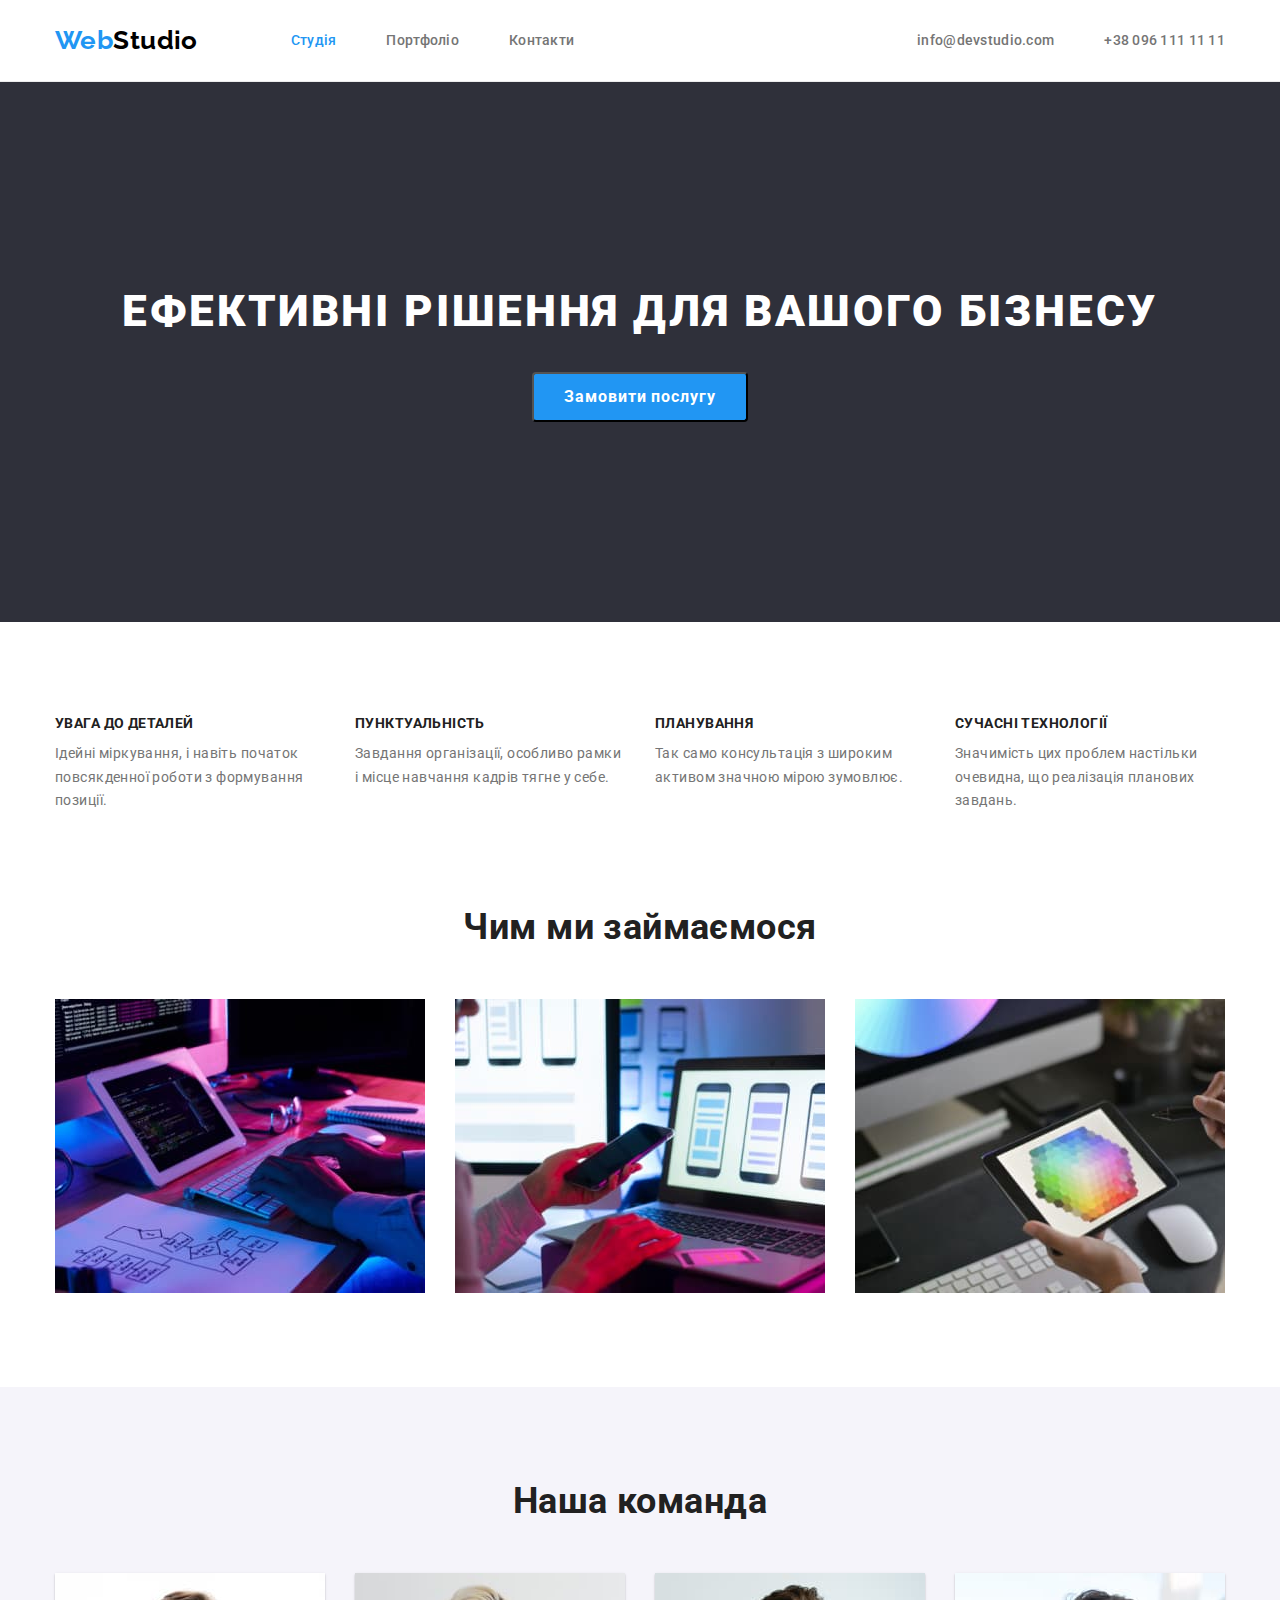
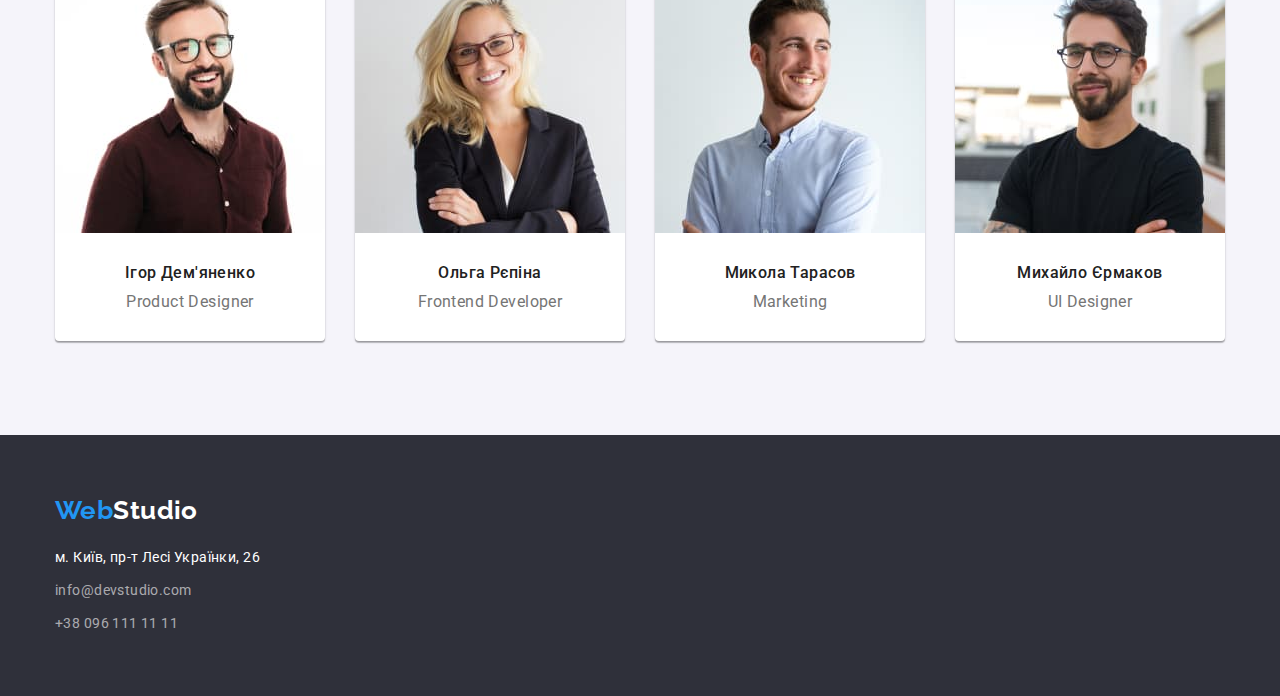
<file: index.html>
<!DOCTYPE html>
<html lang="uk">
  <head>
    <meta charset="UTF-8" >
    <meta http-equiv="X-UA-Compatible" content="IE=edge" >
    <meta name="viewport" content="width=device-width, initial-scale=1.0" >
    <link href="https://fonts.googleapis.com/css2?family=Raleway:wght@700&family=Roboto:wght@400;500;700;900&display=swap"
      rel="stylesheet">
    <title>Document</title>
    <link rel="stylesheet" href="https://cdnjs.cloudflare.com/ajax/libs/modern-normalize/1.1.0/modern-normalize.min.css">
    <link rel="stylesheet" href="./style/style.css">
    
  </head>

  <body>
    <header class="head">
      <div class="head-nav container">
      <nav class="navigation">
        <a href="" class="logo"><span class="logo-first">Web</span><span class="logo-second">Studio</span></a>
        <ul class="nav-list">
          <li class="list"><a class="nav-link link current" href="./studio.html">Студія</a></li>
          <li class="list"><a class="nav-link link" href="./portfolio.html">Портфоліо</a></li>
          <li class="list"><a class="nav-link link" href="">Контакти</a></li>
        </ul>
      </nav>
      <ul class="nav-contacts">
        <li class="list"><a class="link" href="mailto:info@devstudio.com">info@devstudio.com</a></li>
        <li class="list"><a class="link" href="tel:380961111111">+38 096 111 11 11</a></li>
      </ul>
      </div>
    </header>

    <main>
        <section class="hero">
          <h1 class="hero-title">Ефективні рішення для вашого бізнесу</h1>
          <button class="button" type="button">Замовити послугу</button>
        </section>

      <section class="features section">
        <div class="container">
        <h2 class="visually-hidden">Наші особливості</h2>

        <ul class="features-list">

          <li class="features-group">
            <h3 class="title">УВАГА ДО ДЕТАЛЕЙ</h3>
            <p class="text">
              Ідейні міркування, і навіть початок повсякденної роботи з
              формування позиції.
            </p>
          </li>
          
          <li class="features-group">
            <h3 class="title">ПУНКТУАЛЬНІСТЬ</h3>
            <p class="text">
              Завдання організації, особливо рамки і місце навчання кадрів тягне
              у себе.
            </p>
          </li>

          <li class="features-group">
            <h3 class="title">ПЛАНУВАННЯ</h3>
            <p class="text">
              Так само консультація з широким активом значною мірою зумовлює.
            </p>
          </li>

          <li class="features-group">
            <h3 class="title">СУЧАСНІ ТЕХНОЛОГІЇ</h3>
            <p class="text">
              Значимість цих проблем настільки очевидна, що реалізація планових
              завдань.
            </p>
          </li>
        </ul>
        </div>
      </section>

      <section class="about section">
        <div class="container">
        <h2 class="about-title">Чим ми займаємося</h2>
        <ul class="about-list">
          <li class="about-group">
            <img
              src="./image/box-1.jpg"
              alt="Програміст друкує код"
              width="370"
            >
          </li>
          <li class="about-group">
            <img
              src="./image/box-2.jpg"
              alt="Дизайнер розробляє інтерфейс"
              width="370"
            >
          </li>
          <li class="about-group">
            <img
              src="./image/box-3.jpg"
              alt="Дизайнер підберає палітру"
              width="370"
            >
          </li>
        </ul>
        </div>
      </section>

      <section class="team section">
      <div class="container">

        <h2 class="team-title">Наша команда</h2>
        
        <ul class="team-list">
          
          <li class="team-member">
            <img src="./image/img-1.jpg" alt="Ігор Дем'яненко" width="270" >
            <div class="team-content">
            <h3 class="name">Ігор Дем'яненко</h3>
            <p class="position">Product Designer</p></div>
          </li>
          
          <li class="team-member">
            <img src="./image/img-2.jpg" alt="Ольга Рєпіна" width="270" >
            <div class="team-content">
            <h3 class="name">Ольга Рєпіна</h3>
            <p class="position">Frontend Developer</p></div>
          </li>
          
          <li class="team-member">
            <img src="./image/img-3.jpg" alt="Микола Тарасов" width="270" >
            <div class="team-content">
            <h3 class="name">Микола Тарасов</h3>
            <p class="position">Marketing</p></div>
          </li>
         
          <li class="team-member">
            <img src="./image/img-4.jpg" alt="Михайло Єрмаков" width="270" >
            <div class="team-content">
            <h3 class="name">Михайло Єрмаков</h3>
            <p class="position">UI Designer</p></div>
          </li> 
        </ul>
        </div>
      </section>
    </main>

    <footer class="footer">
      <div class="container">
        
      <a href="" class="logo logo-footer"><span class="logo-first">Web</span><span class="logo-second">Studio</span></a>
    
      <address class="address">
        <ul class="list-address">
        <li class="item-address"><a class="link address" href="https://goo.gl/maps/Pagps6kGKoPbUCYeA">м. Київ, пр-т Лесі Українки, 26</a></li>
        <li class="item-contact"><a class="link" href="mailto:info@devstudio.com">info@devstudio.com</a></li>
        <li class="item-contact"><a class="link" href="tel:380961111111">+38 096 111 11 11</a></li>
        </ul>
      </address>
      </div>
    </footer>
    
  </body>
</html>
</file>
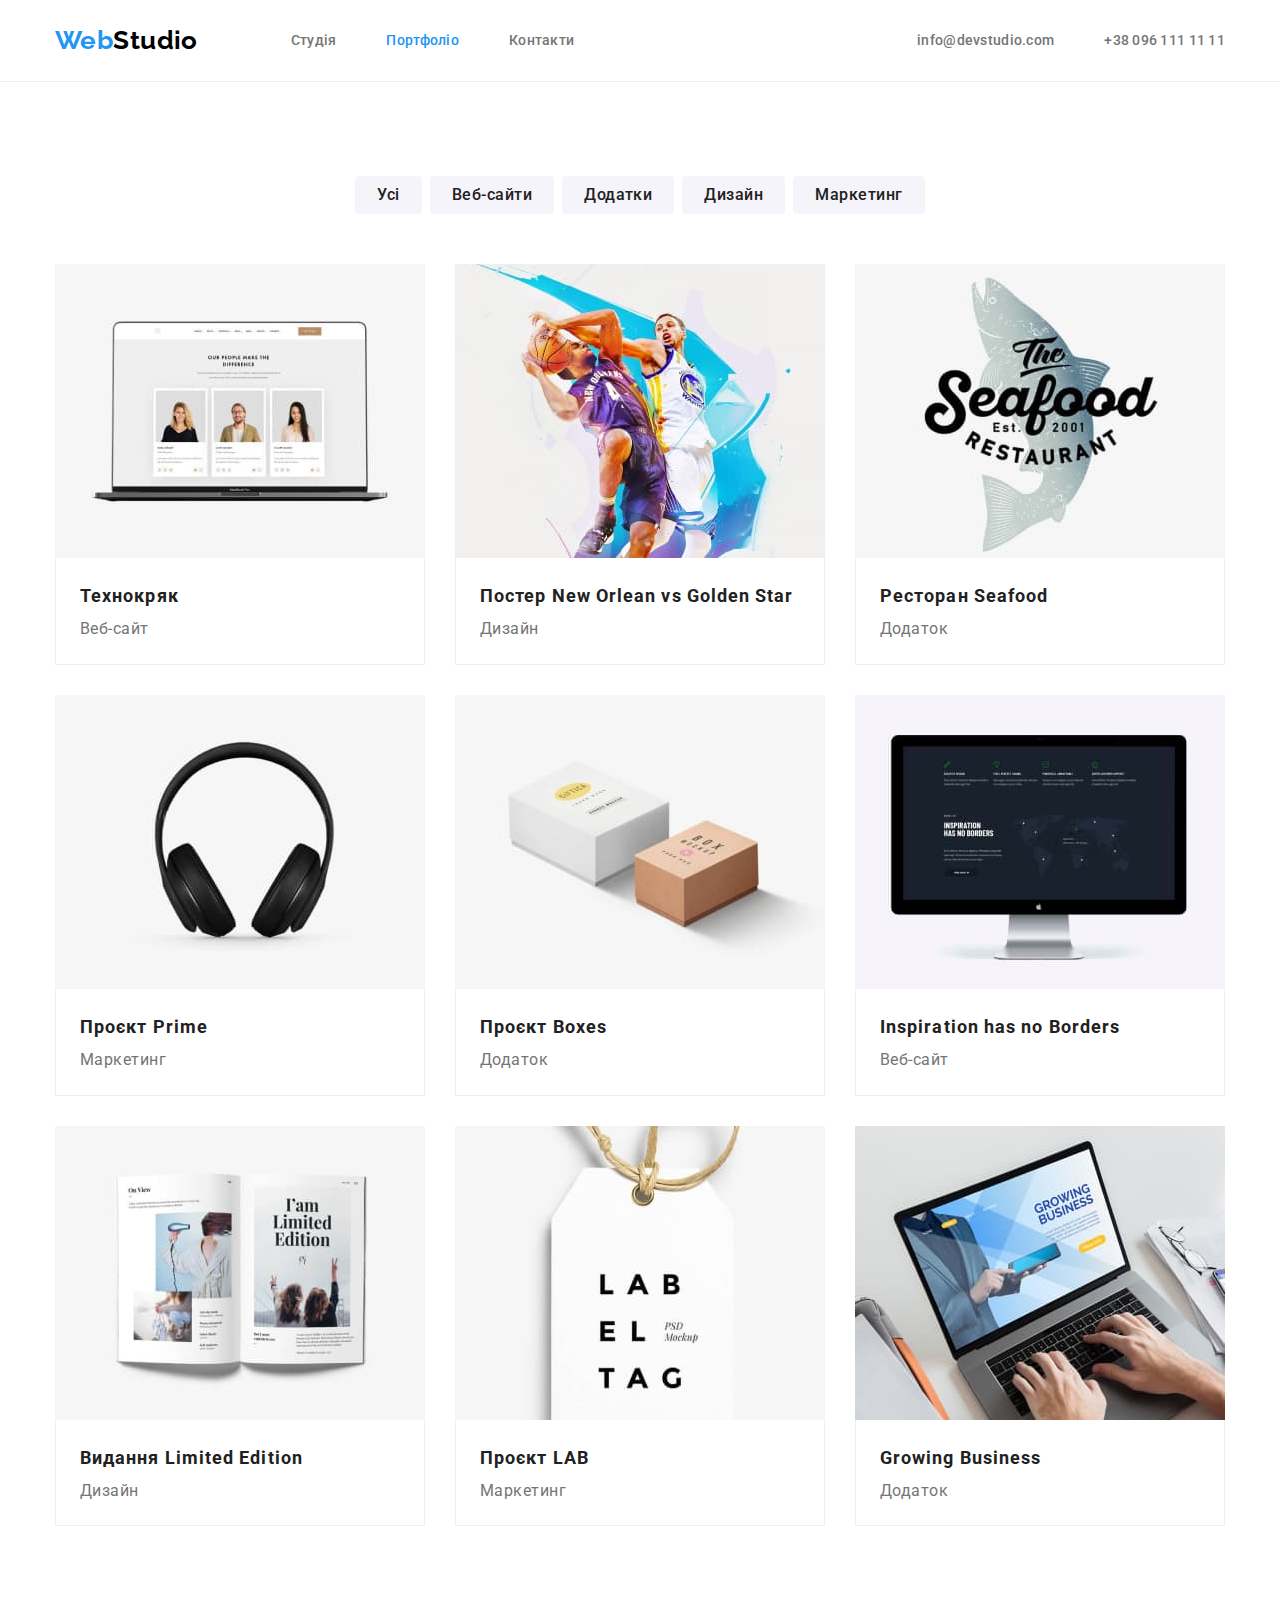
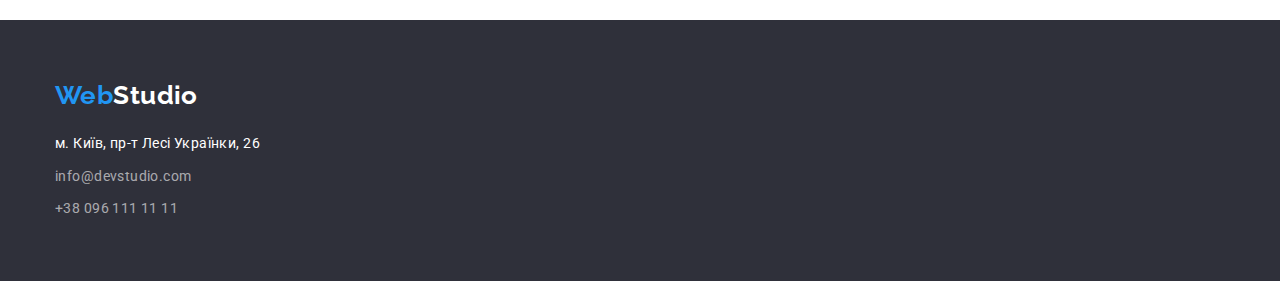
<file: portfolio.html>
<!DOCTYPE html>
<html lang="uk">

<head>
  <meta charset="UTF-8">
  <meta http-equiv="X-UA-Compatible" content="IE=edge">
  <meta name="viewport" content="width=device-width, initial-scale=1.0">
  <link href="https://fonts.googleapis.com/css2?family=Raleway:wght@700&family=Roboto:wght@400;500;700;900&display=swap"
    rel="stylesheet">
  <title>Document</title>
  <link rel="stylesheet" href="https://cdnjs.cloudflare.com/ajax/libs/modern-normalize/1.1.0/modern-normalize.min.css">
  <link rel="stylesheet" href="./style/style.css">

</head>

  <body>
      <header class="head">
        <div class="head-nav container">
          <nav class="navigation">
            <a href="./index.html" class="logo"><span class="logo-first">Web</span><span class="logo-second">Studio</span></a>
            <ul class="nav-list">
              <li class="list"><a class="nav-link link" href="./index.html">Студія</a></li>
              <li class="list"><a class="nav-link link current" href="./portfolio.html">Портфоліо</a></li>
              <li class="list"><a class="nav-link link" href="">Контакти</a></li>
            </ul>
          </nav>
          <ul class="nav-contacts">
            <li class="list"><a class="link" href="mailto:info@devstudio.com">info@devstudio.com</a></li>
            <li class="list"><a class="link" href="tel:380961111111">+38 096 111 11 11</a></li>
          </ul>
        </div>
      </header>

    <main>
      <section class="portfolio section">
        <div class="container">
        <h1 class="visually-hidden">Портфоліо</h1>
        
          <ul class="button-list">
            <li class="list"><button class="radio-button" type="button">Усі</button></li>
            <li class="list">
              <button class="radio-button" type="button">Веб-сайти</button>
            </li>
            <li class="list"><button class="radio-button" type="button">Додатки</button></li>
            <li class="list"><button class="radio-button" type="button">Дизайн</button></li>
            <li class="list">
              <button class="radio-button" type="button">Маркетинг</button>
            </li>
          </ul>
        

        <ul class="portfolio-list">
          
          <li class="card-group">
            <a class="work-link link" href="">
              <img
                src="./image/project1.jpg"
                alt="Ноутбук на якому зображен веб-сайт"
                width="370">
                <div class="content-group">
              <h2 class="work-title">Технокряк</h2>
              <p class="work-text">Веб-сайт</p></div></a>
          </li>
          
          <li class="card-group">
            <a class="work-link link" href="">
              <img
                src="./image/project2.jpg"
                alt="Постер New Orlean vs Golden Star"
                width="370">
                <div class="content-group">
              <h2 class="work-title">Постер New Orlean vs Golden Star</h2>
              <p class="work-text">Дизайн</p></div></a>
          </li>
          
          <li class="card-group">
            <a class="work-link link" href="">
              <img
                src="./image/project3.jpg"
                alt="Логотип ресторану"
                width="370">
                <div class="content-group">
              <h2 class="work-title">Ресторан Seafood</h2>
              <p class="work-text">Додаток</p></div></a>
          </li>
          
          <li class="card-group">
            <a class="work-link link" href="">
              <img src="./image/project4.jpg" alt="Навушники" width="370">
              <div class="content-group">
              <h2 class="work-title">Проєкт Prime</h2>
              <p class="work-text">Маркетинг</p></div></a>
          </li>
          
          <li class="card-group">
            <a class="work-link link" href="">
              <img
                src="./image/project5.jpg"
                alt="Брендовані коробки"
                width="370">
                <div class="content-group">
              <h2 class="work-title">Проєкт Boxes</h2>
              <p class="work-text">Додаток</p></div></a>
          </li>
          
          <li class="card-group">
            <a class="work-link link" href="">
              <img
                src="./image/project6.jpg"
                alt="Компьютер на якому зображен веб-сайт"
                width="370">
                <div class="content-group">
              <h2 class="work-title">Inspiration has no Borders</h2>
              <p class="work-text">Веб-сайт</p></div></a>
          </li>
          
          <li class="card-group">
            <a class="work-link link" href="">
              <img src="./image/project7.jpg" alt="Журнал" width="370" >
              <div class="content-group">
              <h2 class="work-title">Видання Limited Edition</h2>
              <p class="work-text">Дизайн</p></div></a>
          </li>
          
          <li class="card-group">
            <a class="work-link link" href="">
              <img
                src="./image/project8.jpg"
                alt="Брендована бірка"
                width="370">
                <div class="content-group">
              <h2 class="work-title">Проєкт LAB</h2>
              <p class="work-text">Маркетинг</p></div></a>
          </li>
          
          <li class="card-group">
            <a class="work-link link" href="">
              <img src="./image/project9.jpg" alt="Ноутбук" width="370">
              <div class="content-group">
              <h2 class="work-title">Growing Business</h2>
              <p class="work-text">Додаток</p></div></a>
          </li>
        </ul>
        </div>
      </section>
    </main>

    <footer class="footer">
      <div class="container">
    
        <a href="" class="logo logo-footer"><span class="logo-first">Web</span><span class="logo-second">Studio</span></a>
    
        <address class="address">
          <ul class="list-address">
            <li class="item-address"><a class="link address" href="https://goo.gl/maps/Pagps6kGKoPbUCYeA">м. Київ, пр-т Лесі
                Українки, 26</a></li>
            <li class="item-contact"><a class="link" href="mailto:info@devstudio.com">info@devstudio.com</a></li>
            <li class="item-contact"><a class="link" href="tel:380961111111">+38 096 111 11 11</a></li>
          </ul>
        </address>
      </div>
    </footer>
  </body>
</html>
</file>
<file: style/style.css>
:root {
  --primary-text-color: #757575;
  --titly-text-color: #212121;
  --accent-color: #2196f3;
  --active-button: #188CE8;
  --whity-color: #ffffff;
  --background-color: #f5f4fa;
  --background-dark: #2f303a;
  --black: #000000;
}

/* general */

body {
  color: var(--primary-text-color);
  font-family: Roboto, sans-serif;
  font-size: 14px;
  letter-spacing: 0.03em;
  background-color: var(--whity-color);
}

.container {
  width: 1200px;
  margin-left: auto;
  margin-right: auto;
  padding-left: 15px;
  padding-right: 15px;
}

h2,
h3,
p,
ul {
    margin-top: 0;
    margin-bottom: 0px;
}

ul {
  padding-left: 0;
}

img {
  display: block;
}

.section {
  padding-top: 94px;
  padding-bottom: 94px;
}

h2 {
  color: var(--titly-text-color);
  font-weight: 700;
  font-size: 36px;
  line-height: 1.16;
}

/* Header */

.logo {
  padding-top: 24px;
  padding-bottom: 24px;

  font-family: Raleway, sans-serif;
  font-weight: 700;
  font-size: 26px;
  line-height: 1.2;
  text-align: left;

  text-decoration: none;
}

.logo .logo-first {
  color: var(--accent-color);
}

.logo .logo-second {
  color: var(--black);
}

.head-nav li {
  list-style: none;
}

.head-nav {
  display: flex;
  align-items: center;
}

.head-nav .link {
  display: block;
  padding-top: 32px;
  padding-bottom: 32px;

  font-weight: 500;
  font-size: 14px;
  line-height: 1.2;
  text-align: center;
  letter-spacing: 0.02em;
  text-decoration: none;
  color: var(--primary-text-color);
}

.head-nav .link:hover,
.head-nav .link:focus {
  color: var(--accent-color);
}

.navigation .current {
  color: var(--accent-color);
}

.head {
  border-bottom: 1px #ececec solid;
}

.navigation {
  display: flex;
  align-items: center;
}

.nav-list {
  display: flex;
}

.nav-list .list:not(:first-child) {
  margin-left: 50px;
}

.nav-list .list:first-child {
  margin-left: 93px;
}

.nav-contacts {
  display: flex;
  margin-left: auto;
}

.nav-contacts .list:not(:first-child) {
  margin-left: 50px;
}

/* Hero */

.hero {
  padding-top: 200px;
  padding-bottom: 200px;

  text-align: center;
  background-color: var(--background-dark);
}

.hero-title {
  margin-top: 0;
  margin-bottom: 30px;

  font-weight: 900;
  font-size: 44px;
  line-height: 1.36;
  letter-spacing: 0.06em;

  text-transform: uppercase;
  color: var(--whity-color);
}

.button {
  cursor: pointer;
  color: var(--whity-color);
  background-color: var(--accent-color);
  font-family: inherit;
  font-weight: 700;
  font-size: 16px;
  line-height: 1.88;
  letter-spacing: 0.06em;
  
  
  display: flex;
  align-items: center;
  justify-content: center;
  margin-left: auto;
  margin-right: auto;
  width: 216px;
  height: 50px;
  border-radius: 4px;
}

.button:active {
  background-color: var(--active-button);
  box-shadow: 0px 4px 4px rgba(0, 0, 0, 0.15);
}

/* Features */

.visually-hidden {
  position: absolute;
  width: 1px;
  height: 1px;
  margin: -1px;
  border: 0;
  padding: 0;

  white-space: nowrap;
  clip-path: inset(100%);
  clip: rect(0 0 0 0);
  overflow: hidden;
}

.features-list {
  display: flex;
  gap: 30px;
}

.features-group {
  flex-basis: calc((100% - 90px)/4);
}

.features-list {
  list-style: none;
}

.features-list .title {
  margin-top: 0;
  margin-bottom: 10px;

  font-weight: 700;
  line-height: 1.14;
  text-align: left;
  font-size: 14px;

  color: var(--titly-text-color);
}

.features-list .text {
  
  line-height: 1.71;
  text-align: left;
}

/* About */

.about.section {
  padding-top: 0;
}
.about-title {
  margin-bottom: 50px;
  text-align: center;
}

.about-list {
  display: flex;
  gap: 30px;
  list-style: none;
}

.about-group {
  flex-basis: calc((100% - 60px)/3);
}

/* Team */

.team {
  text-align: center;
  background-color: var(--background-color);
}

.team-title {
  margin-bottom: 50px;
}

.team-list {
  display: flex;
  gap: 30px;

  list-style: none;
}

.team-member {
  flex-basis: calc((100% - 90px)/4);

  border-radius: 0px 0px 4px 4px;
  box-shadow: 0px 1px 3px rgba(0, 0, 0, 0.12), 0px 1px 1px rgba(0, 0, 0, 0.14), 0px 2px 1px rgba(0, 0, 0, 0.2);
  background-color: var(--whity-color);
}

.team-content {
  padding-top: 30px;
  padding-bottom: 30px;
  padding-right: 30px;
  padding-left: 30px;
}

.team-list .name {
  margin-bottom: 10px;

  color: var(--titly-text-color);

  font-weight: 500;
  font-size: 16px;
  line-height: 1.19;
  text-align: center;
}

.team-list .position {
  font-size: 16px;
  line-height: 1.19;
}

/* Footer */

.footer {
  padding-top: 60px;
  padding-bottom: 60px;
  background-color: var(--background-dark);
}

.address li {
  list-style: none;
}

.footer .logo-second {
  color: var(--whity-color);
}

.footer .link:hover,
.footer .link:focus {
  color: var(--accent-color);
}

.footer .logo.logo-footer {
  display: block;
  margin-bottom: 20px;
  padding: 0;
}

.footer .link {
  display: inline-block;
  line-height: 1.71;
  text-align: left;
  font-style: normal;
  text-decoration: none;
  color: rgba(255, 255, 255, 0.6);
}

.footer .address {
  color: var(--whity-color);
}


.list-address .item-contact {
  margin-top: 9px;
}




/* Portfolio */

.button-list li {
  list-style: none;
}

.button-list {
  display: flex;
  justify-content: center;
  margin-bottom: 50px;
}

.button-list .list:not(:last-child) {
  margin-right: 8px;
}

.portfolio .radio-button {
  padding: 6px 22px 6px 22px;
  border-radius: 4px;
  border: none;

  cursor: pointer;
  font-family: inherit;
  font-size: 16px;
  font-weight: 500;
  line-height: 1.62;
  text-align: center;
  letter-spacing: 0.03em;
  color: var(--titly-text-color);
  background-color: var(--background-color);
}

.portfolio .radio-button:active,
.portfolio .radio-button:hover,
.portfolio .radio-button:focus {
  background-color: var(--accent-color);
  color: var(--whity-color);
}

.portfolio-list {
  display: flex;
  flex-wrap: wrap;
  gap: 30px;
  
  list-style: none;
}

.card-group {
  flex-basis: calc((100% - 60px)/3);
  
}

.content-group {
  border-left: 1px solid #eeeeee;
  border-bottom: 1px solid #eeeeee;
  border-right: 1px solid #eeeeee;
  padding: 20px 24px;
}

.work-link {
  text-decoration: none;
}

.work-link .work-title:hover {
  color: var(--accent-color);
}

.portfolio-list .work-title {
  font-size: 18px;
  font-weight: 700;
  line-height: 2;
  letter-spacing: 0.06em;
  color: var(--titly-text-color);
}

.work-text {
  font-size: 16px;
  line-height: 1.87;
  letter-spacing: 0.03em;
  color: var(--primary-text-color);
}
</file>
